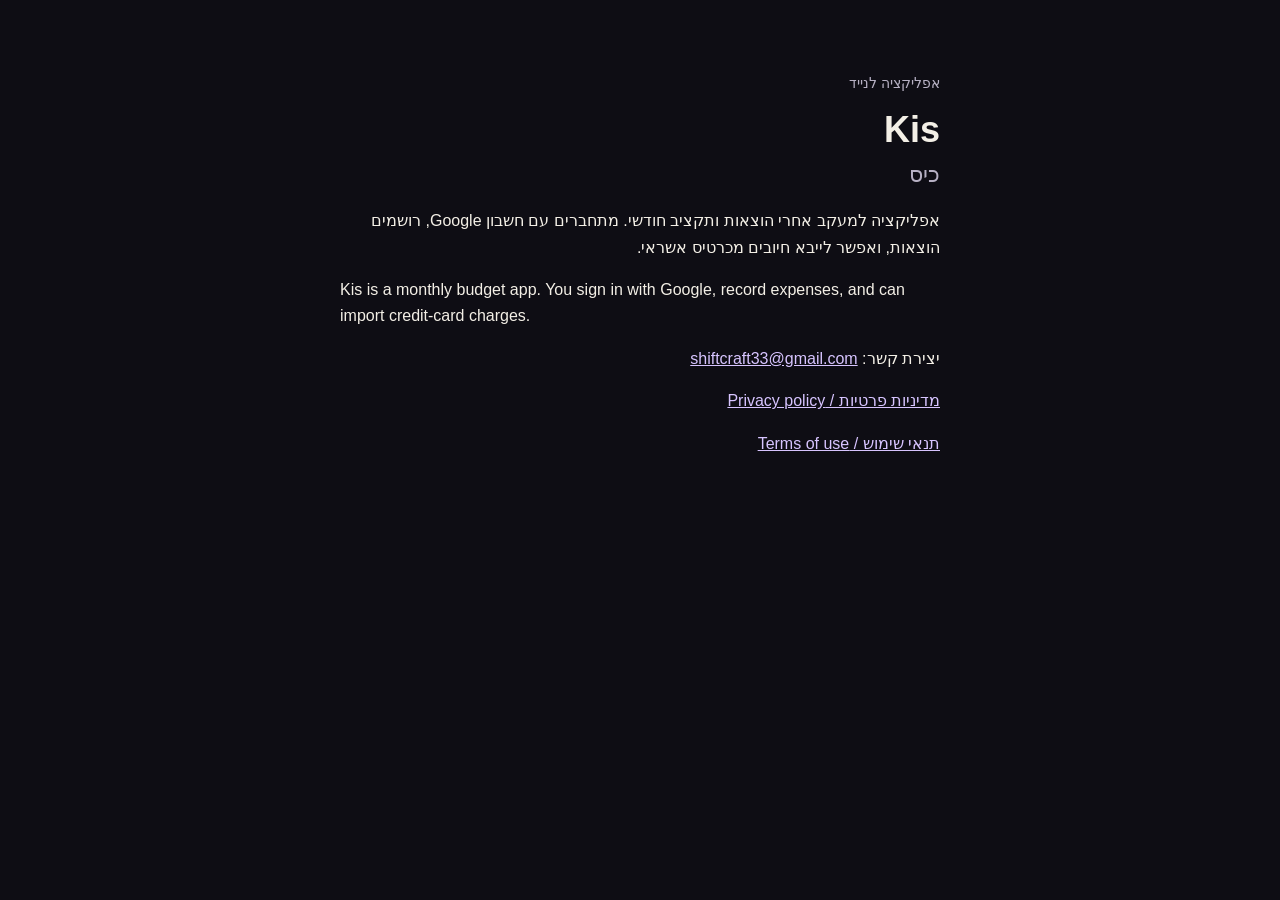
<file: index.html>
<!doctype html>
<html lang="he" dir="rtl">
  <head>
    <meta charset="utf-8" />
    <meta name="viewport" content="width=device-width, initial-scale=1" />
    <title>Kis · כיס</title>
    <meta
      name="description"
      content="Kis (כיס) is a monthly budget app. Sign in with Google, record expenses, and import credit-card charges."
    />
    <link rel="stylesheet" crossorigin href="./assets/site-fTg5tI74.css">
  </head>
  <body>
    <main>
      <p class="kicker">אפליקציה לנייד</p>
      <h1>Kis</h1>
      <p class="hebrew-name">כיס</p>
      <p>
        אפליקציה למעקב אחרי הוצאות ותקציב חודשי. מתחברים עם חשבון Google, רושמים הוצאות, ואפשר לייבא
        חיובים מכרטיס אשראי.
      </p>
      <p lang="en" dir="ltr">
        Kis is a monthly budget app. You sign in with Google, record expenses, and can
        import credit-card charges.
      </p>
      <p>
        יצירת קשר:
        <a href="mailto:shiftcraft33@gmail.com">shiftcraft33@gmail.com</a>
      </p>
      <p><a href="./privacy/">מדיניות פרטיות / Privacy policy</a></p>
      <p><a href="./terms/">תנאי שימוש / Terms of use</a></p>
    </main>
  </body>
</html>
</file>
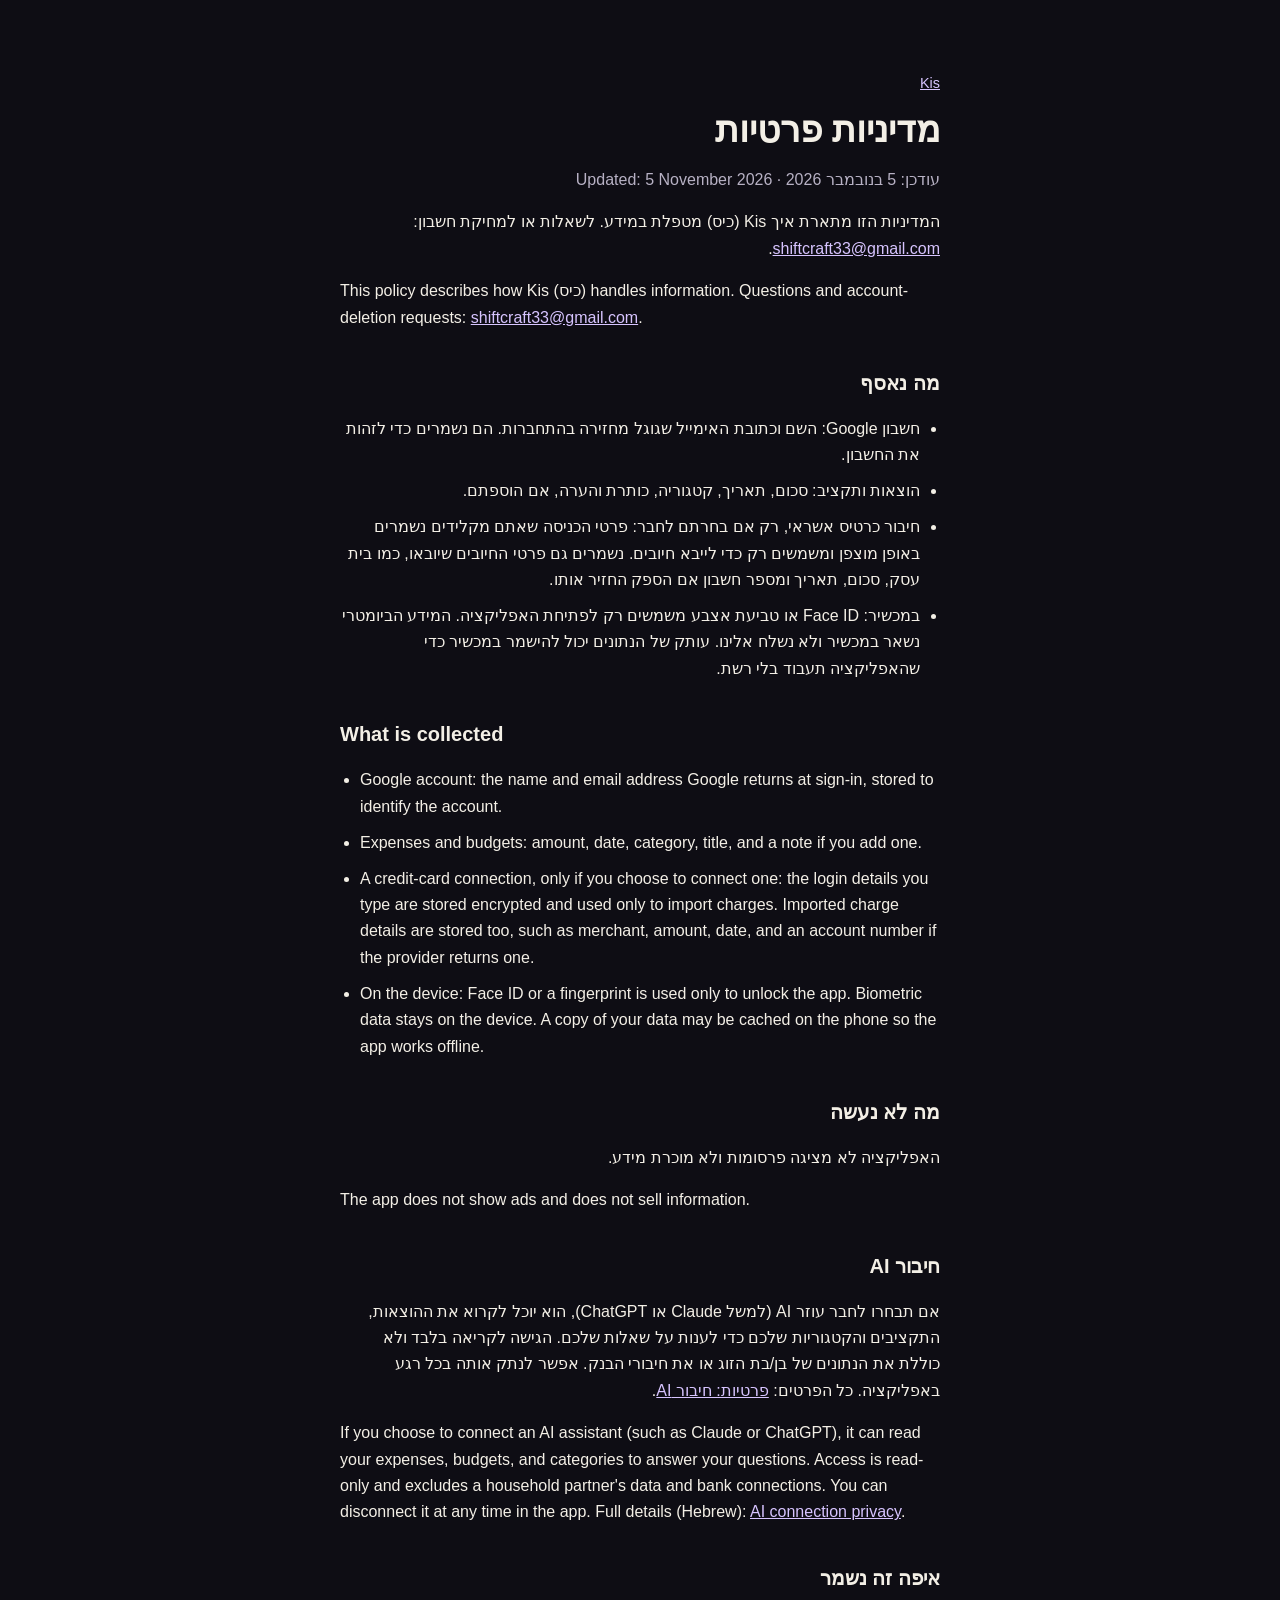
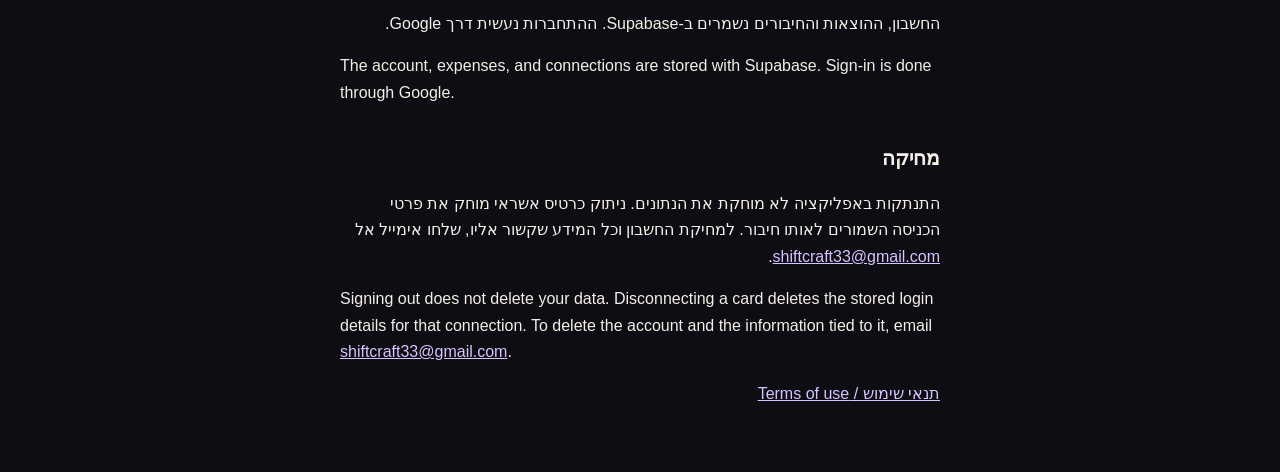
<file: privacy/index.html>
<!doctype html>
<html lang="he" dir="rtl">
  <head>
    <meta charset="utf-8" />
    <meta name="viewport" content="width=device-width, initial-scale=1" />
    <title>מדיניות פרטיות · Kis</title>
    <meta
      name="description"
      content="Privacy policy for Kis (כיס): Google sign-in, expenses, budgets, and optional credit-card import."
    />
    <link rel="stylesheet" crossorigin href="../assets/site-fTg5tI74.css">
  </head>
  <body>
    <main>
      <p class="kicker"><a href="../">Kis</a></p>
      <h1>מדיניות פרטיות</h1>
      <p class="meta">עודכן: 5 בנובמבר 2026 · Updated: 5 November 2026</p>
      <p>
        המדיניות הזו מתארת איך Kis (כיס) מטפלת במידע. לשאלות או למחיקת חשבון:
        <a href="mailto:shiftcraft33@gmail.com">shiftcraft33@gmail.com</a>.
      </p>
      <p lang="en" dir="ltr">
        This policy describes how Kis (כיס) handles information. Questions and
        account-deletion requests:
        <a href="mailto:shiftcraft33@gmail.com">shiftcraft33@gmail.com</a>.
      </p>

      <h2>מה נאסף</h2>
      <ul>
        <li>חשבון Google: השם וכתובת האימייל שגוגל מחזירה בהתחברות. הם נשמרים כדי לזהות את החשבון.</li>
        <li>הוצאות ותקציב: סכום, תאריך, קטגוריה, כותרת והערה, אם הוספתם.</li>
        <li>
          חיבור כרטיס אשראי, רק אם בחרתם לחבר: פרטי הכניסה שאתם מקלידים נשמרים באופן מוצפן ומשמשים רק
          כדי לייבא חיובים. נשמרים גם פרטי החיובים שיובאו, כמו בית עסק, סכום, תאריך ומספר חשבון אם
          הספק החזיר אותו.
        </li>
        <li>
          במכשיר: Face ID או טביעת אצבע משמשים רק לפתיחת האפליקציה. המידע הביומטרי נשאר במכשיר ולא
          נשלח אלינו. עותק של הנתונים יכול להישמר במכשיר כדי שהאפליקציה תעבוד בלי רשת.
        </li>
      </ul>

      <h2 lang="en" dir="ltr">What is collected</h2>
      <ul lang="en" dir="ltr">
        <li>Google account: the name and email address Google returns at sign-in, stored to identify the account.</li>
        <li>Expenses and budgets: amount, date, category, title, and a note if you add one.</li>
        <li>
          A credit-card connection, only if you choose to connect one: the login details you type are
          stored encrypted and used only to import charges. Imported charge details are stored too,
          such as merchant, amount, date, and an account number if the provider returns one.
        </li>
        <li>
          On the device: Face ID or a fingerprint is used only to unlock the app. Biometric data stays
          on the device. A copy of your data may be cached on the phone so the app works offline.
        </li>
      </ul>

      <h2>מה לא נעשה</h2>
      <p>האפליקציה לא מציגה פרסומות ולא מוכרת מידע.</p>
      <p lang="en" dir="ltr">The app does not show ads and does not sell information.</p>

      <h2>חיבור AI</h2>
      <p>
        אם תבחרו לחבר עוזר AI (למשל Claude או ChatGPT), הוא יוכל לקרוא את ההוצאות, התקציבים
        והקטגוריות שלכם כדי לענות על שאלות שלכם. הגישה לקריאה בלבד ולא כוללת את הנתונים של בן/בת הזוג
        או את חיבורי הבנק. אפשר לנתק אותה בכל רגע באפליקציה. כל הפרטים:
        <a href="./ai/">פרטיות: חיבור AI</a>.
      </p>
      <p lang="en" dir="ltr">
        If you choose to connect an AI assistant (such as Claude or ChatGPT), it can read your
        expenses, budgets, and categories to answer your questions. Access is read-only and excludes
        a household partner's data and bank connections. You can disconnect it at any time in the app.
        Full details (Hebrew): <a href="./ai/">AI connection privacy</a>.
      </p>

      <h2>איפה זה נשמר</h2>
      <p>החשבון, ההוצאות והחיבורים נשמרים ב-Supabase. ההתחברות נעשית דרך Google.</p>
      <p lang="en" dir="ltr">
        The account, expenses, and connections are stored with Supabase. Sign-in is done through Google.
      </p>

      <h2>מחיקה</h2>
      <p>
        התנתקות באפליקציה לא מוחקת את הנתונים. ניתוק כרטיס אשראי מוחק את פרטי הכניסה השמורים לאותו
        חיבור. למחיקת החשבון וכל המידע שקשור אליו, שלחו אימייל אל
        <a href="mailto:shiftcraft33@gmail.com">shiftcraft33@gmail.com</a>.
      </p>
      <p lang="en" dir="ltr">
        Signing out does not delete your data. Disconnecting a card deletes the stored login details
        for that connection. To delete the account and the information tied to it, email
        <a href="mailto:shiftcraft33@gmail.com">shiftcraft33@gmail.com</a>.
      </p>

      <p><a href="../terms/">תנאי שימוש / Terms of use</a></p>
    </main>
  </body>
</html>
</file>
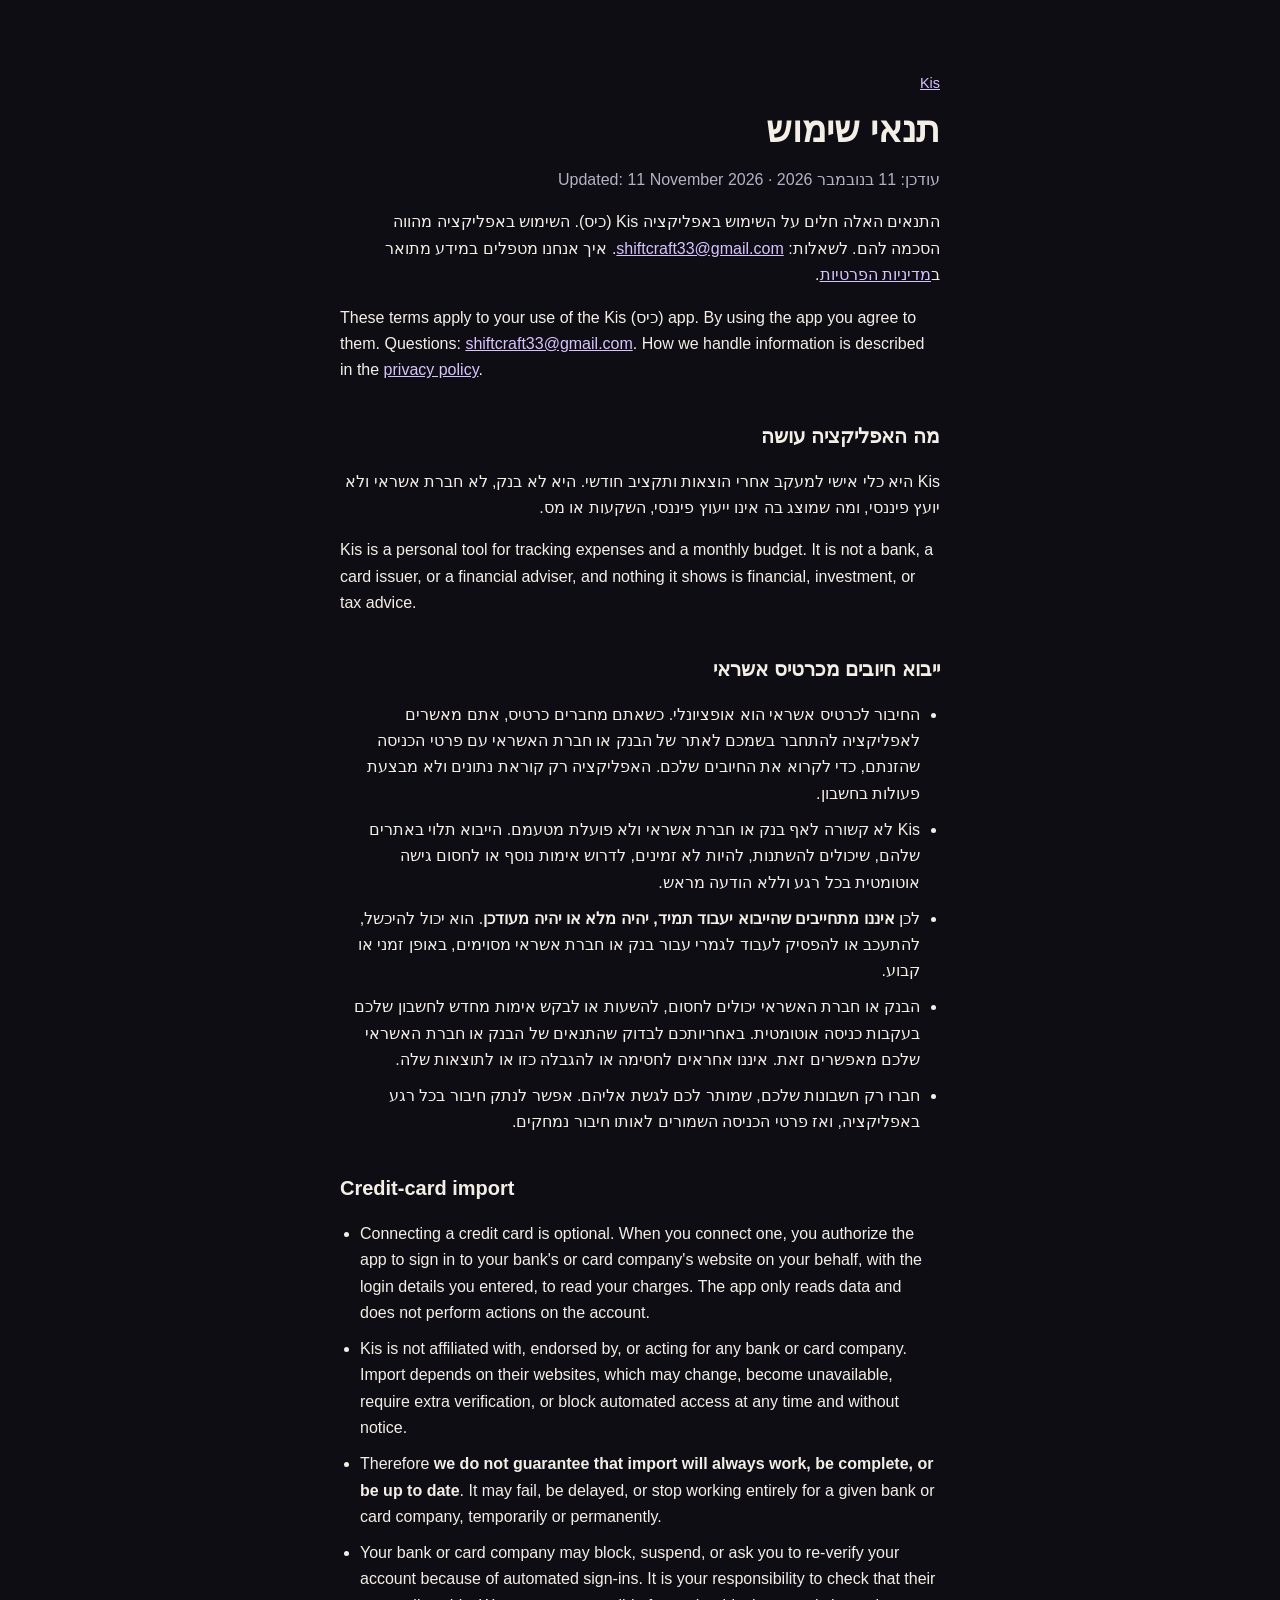
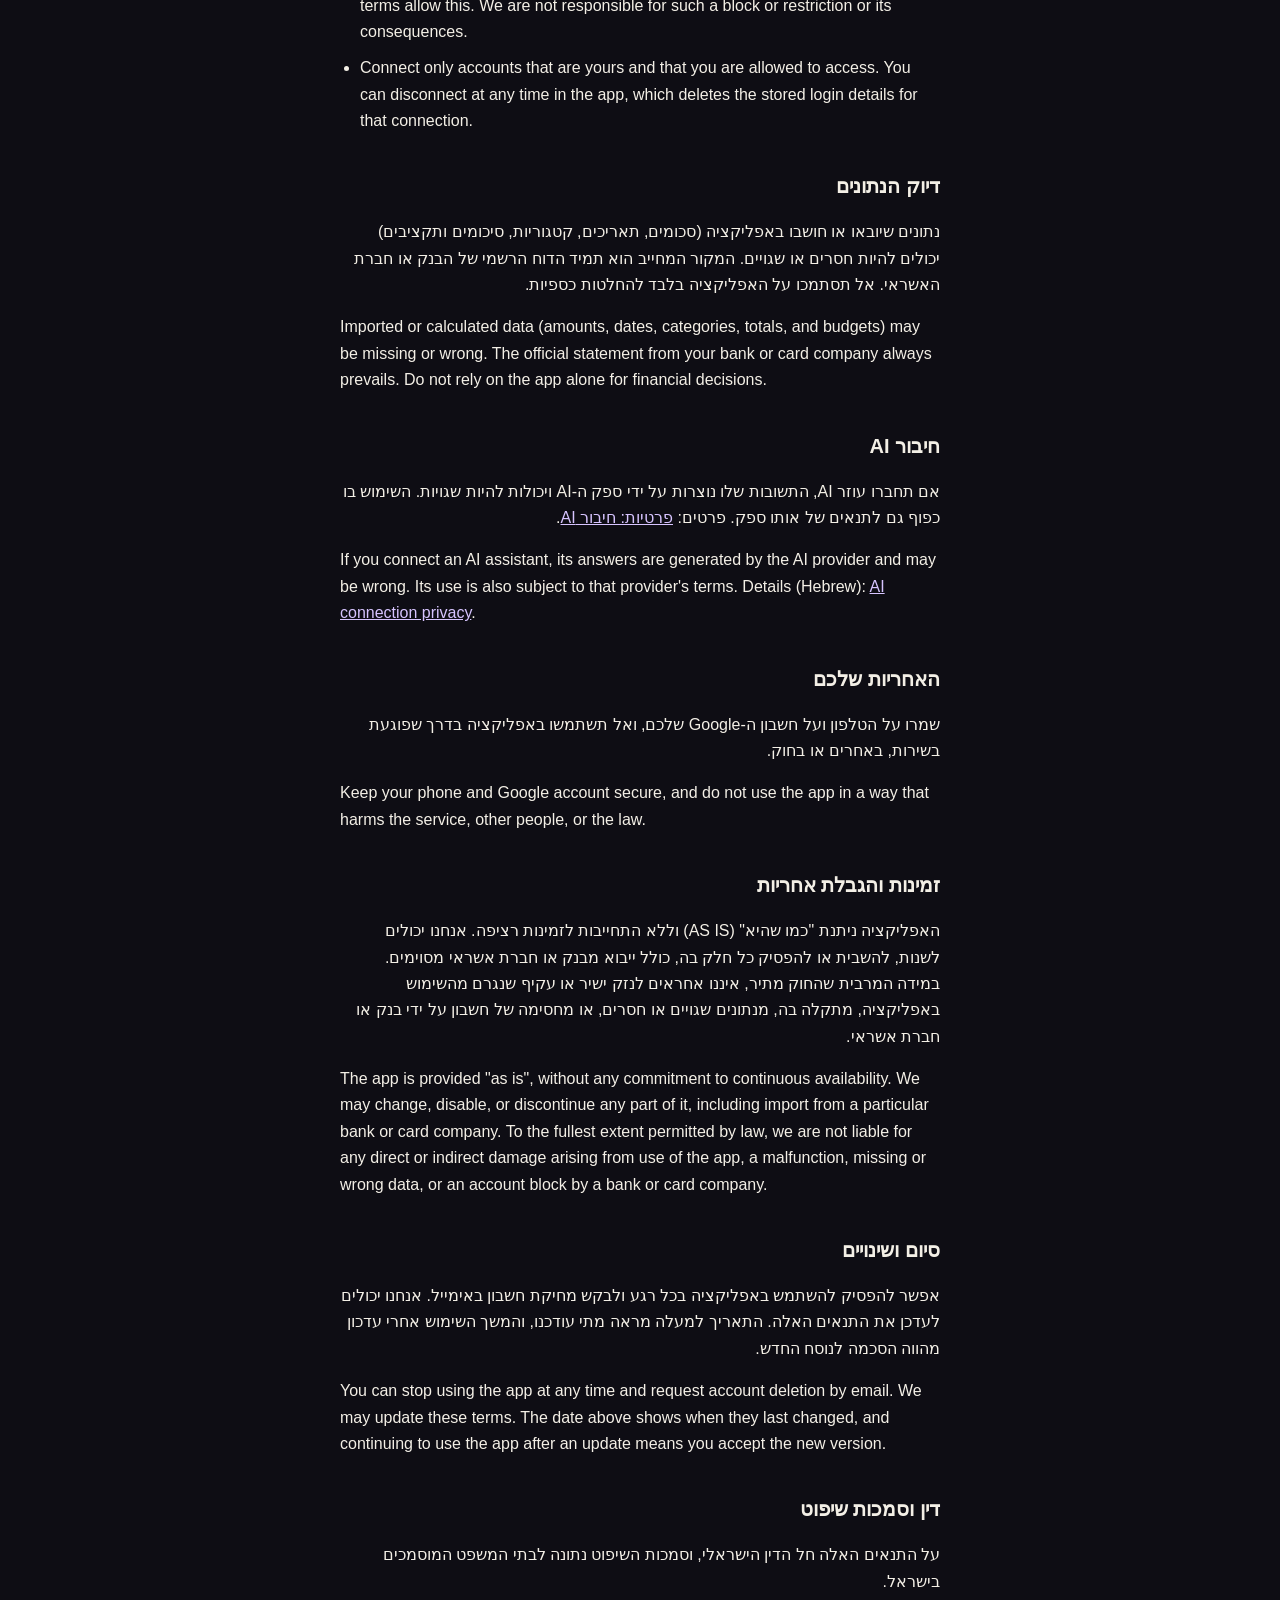
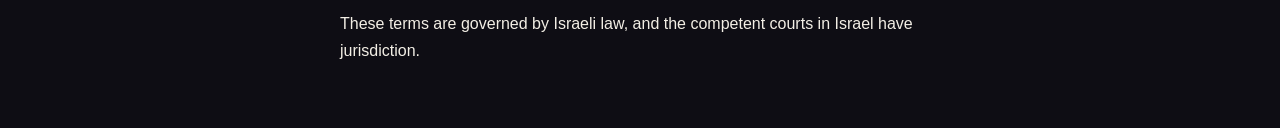
<file: terms/index.html>
<!doctype html>
<html lang="he" dir="rtl">
  <head>
    <meta charset="utf-8" />
    <meta name="viewport" content="width=device-width, initial-scale=1" />
    <title>תנאי שימוש · Kis</title>
    <meta
      name="description"
      content="Terms of use for Kis (כיס): personal budgeting, credit-card import that depends on banks and card companies, and no guarantee of availability."
    />
    <link rel="stylesheet" crossorigin href="../assets/site-fTg5tI74.css">
  </head>
  <body>
    <main>
      <p class="kicker"><a href="../">Kis</a></p>
      <h1>תנאי שימוש</h1>
      <p class="meta">עודכן: 11 בנובמבר 2026 · Updated: 11 November 2026</p>
      <p>
        התנאים האלה חלים על השימוש באפליקציה Kis (כיס). השימוש באפליקציה מהווה הסכמה להם. לשאלות:
        <a href="mailto:shiftcraft33@gmail.com">shiftcraft33@gmail.com</a>. איך אנחנו מטפלים במידע
        מתואר ב<a href="../privacy/">מדיניות הפרטיות</a>.
      </p>
      <p lang="en" dir="ltr">
        These terms apply to your use of the Kis (כיס) app. By using the app you agree to them.
        Questions: <a href="mailto:shiftcraft33@gmail.com">shiftcraft33@gmail.com</a>. How we handle
        information is described in the <a href="../privacy/">privacy policy</a>.
      </p>

      <h2>מה האפליקציה עושה</h2>
      <p>
        Kis היא כלי אישי למעקב אחרי הוצאות ותקציב חודשי. היא לא בנק, לא חברת אשראי ולא יועץ פיננסי,
        ומה שמוצג בה אינו ייעוץ פיננסי, השקעות או מס.
      </p>
      <p lang="en" dir="ltr">
        Kis is a personal tool for tracking expenses and a monthly budget. It is not a bank, a card
        issuer, or a financial adviser, and nothing it shows is financial, investment, or tax advice.
      </p>

      <h2>ייבוא חיובים מכרטיס אשראי</h2>
      <ul>
        <li>
          החיבור לכרטיס אשראי הוא אופציונלי. כשאתם מחברים כרטיס, אתם מאשרים לאפליקציה להתחבר בשמכם לאתר
          של הבנק או חברת האשראי עם פרטי הכניסה שהזנתם, כדי לקרוא את החיובים שלכם. האפליקציה רק קוראת
          נתונים ולא מבצעת פעולות בחשבון.
        </li>
        <li>
          Kis לא קשורה לאף בנק או חברת אשראי ולא פועלת מטעמם. הייבוא תלוי באתרים שלהם, שיכולים להשתנות,
          להיות לא זמינים, לדרוש אימות נוסף או לחסום גישה אוטומטית בכל רגע וללא הודעה מראש.
        </li>
        <li>
          לכן <strong>איננו מתחייבים שהייבוא יעבוד תמיד, יהיה מלא או יהיה מעודכן</strong>. הוא יכול
          להיכשל, להתעכב או להפסיק לעבוד לגמרי עבור בנק או חברת אשראי מסוימים, באופן זמני או קבוע.
        </li>
        <li>
          הבנק או חברת האשראי יכולים לחסום, להשעות או לבקש אימות מחדש לחשבון שלכם בעקבות כניסה אוטומטית.
          באחריותכם לבדוק שהתנאים של הבנק או חברת האשראי שלכם מאפשרים זאת. איננו אחראים לחסימה או להגבלה
          כזו או לתוצאות שלה.
        </li>
        <li>
          חברו רק חשבונות שלכם, שמותר לכם לגשת אליהם. אפשר לנתק חיבור בכל רגע באפליקציה, ואז פרטי הכניסה
          השמורים לאותו חיבור נמחקים.
        </li>
      </ul>

      <h2 lang="en" dir="ltr">Credit-card import</h2>
      <ul lang="en" dir="ltr">
        <li>
          Connecting a credit card is optional. When you connect one, you authorize the app to sign in
          to your bank's or card company's website on your behalf, with the login details you entered,
          to read your charges. The app only reads data and does not perform actions on the account.
        </li>
        <li>
          Kis is not affiliated with, endorsed by, or acting for any bank or card company. Import
          depends on their websites, which may change, become unavailable, require extra verification,
          or block automated access at any time and without notice.
        </li>
        <li>
          Therefore <strong>we do not guarantee that import will always work, be complete, or be up
          to date</strong>. It may fail, be delayed, or stop working entirely for a given bank or card
          company, temporarily or permanently.
        </li>
        <li>
          Your bank or card company may block, suspend, or ask you to re-verify your account because
          of automated sign-ins. It is your responsibility to check that their terms allow this. We are
          not responsible for such a block or restriction or its consequences.
        </li>
        <li>
          Connect only accounts that are yours and that you are allowed to access. You can disconnect
          at any time in the app, which deletes the stored login details for that connection.
        </li>
      </ul>

      <h2>דיוק הנתונים</h2>
      <p>
        נתונים שיובאו או חושבו באפליקציה (סכומים, תאריכים, קטגוריות, סיכומים ותקציבים) יכולים להיות
        חסרים או שגויים. המקור המחייב הוא תמיד הדוח הרשמי של הבנק או חברת האשראי. אל תסתמכו על
        האפליקציה בלבד להחלטות כספיות.
      </p>
      <p lang="en" dir="ltr">
        Imported or calculated data (amounts, dates, categories, totals, and budgets) may be missing or
        wrong. The official statement from your bank or card company always prevails. Do not rely on
        the app alone for financial decisions.
      </p>

      <h2>חיבור AI</h2>
      <p>
        אם תחברו עוזר AI, התשובות שלו נוצרות על ידי ספק ה-AI ויכולות להיות שגויות. השימוש בו כפוף גם
        לתנאים של אותו ספק. פרטים: <a href="../privacy/ai/">פרטיות: חיבור AI</a>.
      </p>
      <p lang="en" dir="ltr">
        If you connect an AI assistant, its answers are generated by the AI provider and may be wrong.
        Its use is also subject to that provider's terms. Details (Hebrew):
        <a href="../privacy/ai/">AI connection privacy</a>.
      </p>

      <h2>האחריות שלכם</h2>
      <p>
        שמרו על הטלפון ועל חשבון ה-Google שלכם, ואל תשתמשו באפליקציה בדרך שפוגעת בשירות, באחרים או
        בחוק.
      </p>
      <p lang="en" dir="ltr">
        Keep your phone and Google account secure, and do not use the app in a way that harms the
        service, other people, or the law.
      </p>

      <h2>זמינות והגבלת אחריות</h2>
      <p>
        האפליקציה ניתנת "כמו שהיא" (AS IS) וללא התחייבות לזמינות רציפה. אנחנו יכולים לשנות, להשבית או
        להפסיק כל חלק בה, כולל ייבוא מבנק או חברת אשראי מסוימים. במידה המרבית שהחוק מתיר, איננו אחראים
        לנזק ישיר או עקיף שנגרם מהשימוש באפליקציה, מתקלה בה, מנתונים שגויים או חסרים, או מחסימה של
        חשבון על ידי בנק או חברת אשראי.
      </p>
      <p lang="en" dir="ltr">
        The app is provided "as is", without any commitment to continuous availability. We may change,
        disable, or discontinue any part of it, including import from a particular bank or card
        company. To the fullest extent permitted by law, we are not liable for any direct or indirect
        damage arising from use of the app, a malfunction, missing or wrong data, or an account block
        by a bank or card company.
      </p>

      <h2>סיום ושינויים</h2>
      <p>
        אפשר להפסיק להשתמש באפליקציה בכל רגע ולבקש מחיקת חשבון באימייל. אנחנו יכולים לעדכן את התנאים
        האלה. התאריך למעלה מראה מתי עודכנו, והמשך השימוש אחרי עדכון מהווה הסכמה לנוסח החדש.
      </p>
      <p lang="en" dir="ltr">
        You can stop using the app at any time and request account deletion by email. We may update
        these terms. The date above shows when they last changed, and continuing to use the app after
        an update means you accept the new version.
      </p>

      <h2>דין וסמכות שיפוט</h2>
      <p>על התנאים האלה חל הדין הישראלי, וסמכות השיפוט נתונה לבתי המשפט המוסמכים בישראל.</p>
      <p lang="en" dir="ltr">
        These terms are governed by Israeli law, and the competent courts in Israel have jurisdiction.
      </p>
    </main>
  </body>
</html>
</file>
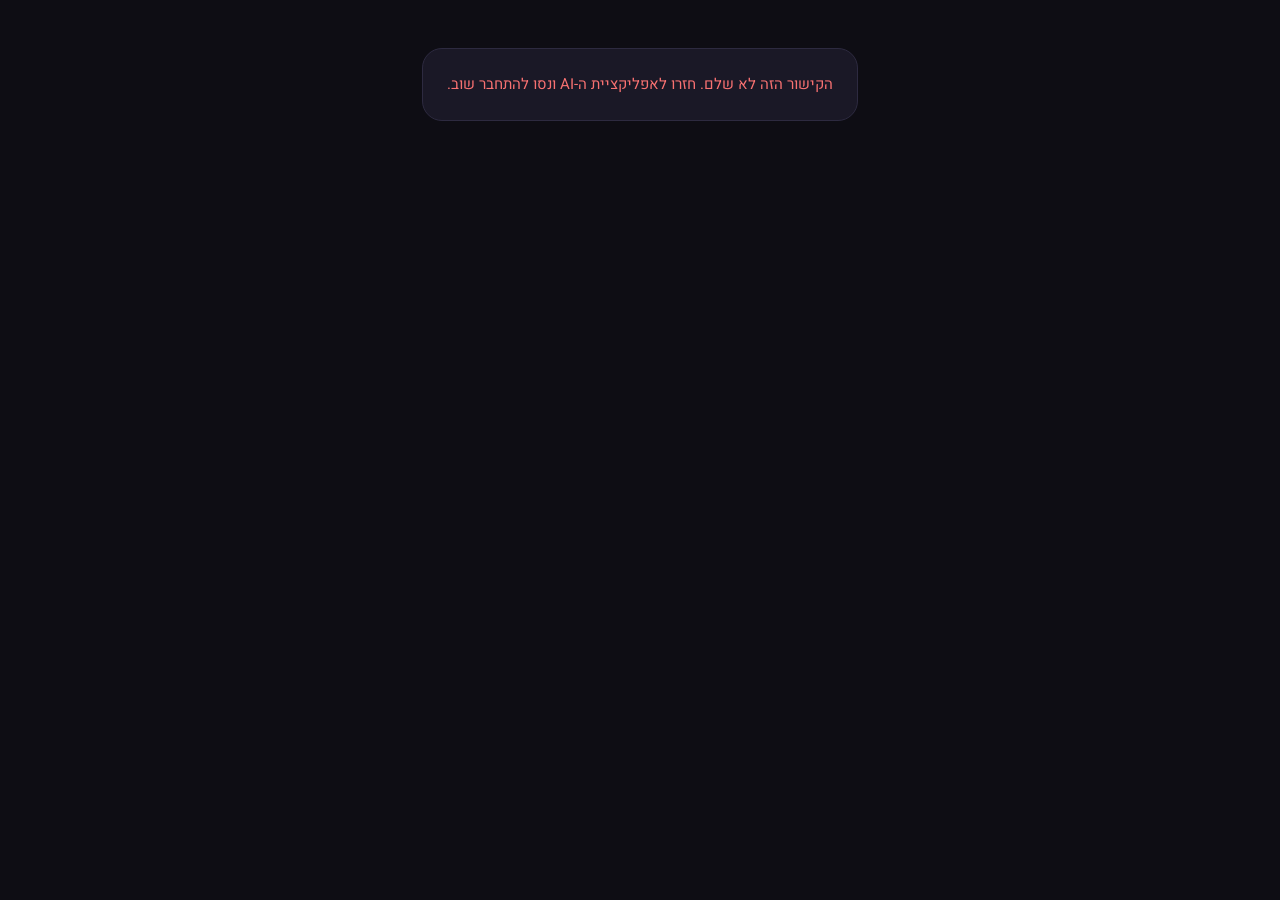
<file: oauth/consent/index.html>
<!doctype html>
<html lang="he" dir="rtl">
  <head>
    <meta charset="UTF-8" />
    <meta name="viewport" content="width=device-width, initial-scale=1.0" />
    <meta name="robots" content="noindex" />
    <title>חיבור AI · Kis</title>
    <link rel="preconnect" href="https://fonts.googleapis.com" />
    <link rel="preconnect" href="https://fonts.gstatic.com" crossorigin />
    <link href="https://fonts.googleapis.com/css2?family=Heebo:wght@400;500;700;800&display=swap" rel="stylesheet" />
    <script type="module" crossorigin src="../../assets/consent-DwwfgjqR.js"></script>
    <link rel="stylesheet" crossorigin href="../../assets/consent-CXUTeKly.css">
  </head>
  <body>
    <div id="root"></div>
  </body>
</html>
</file>
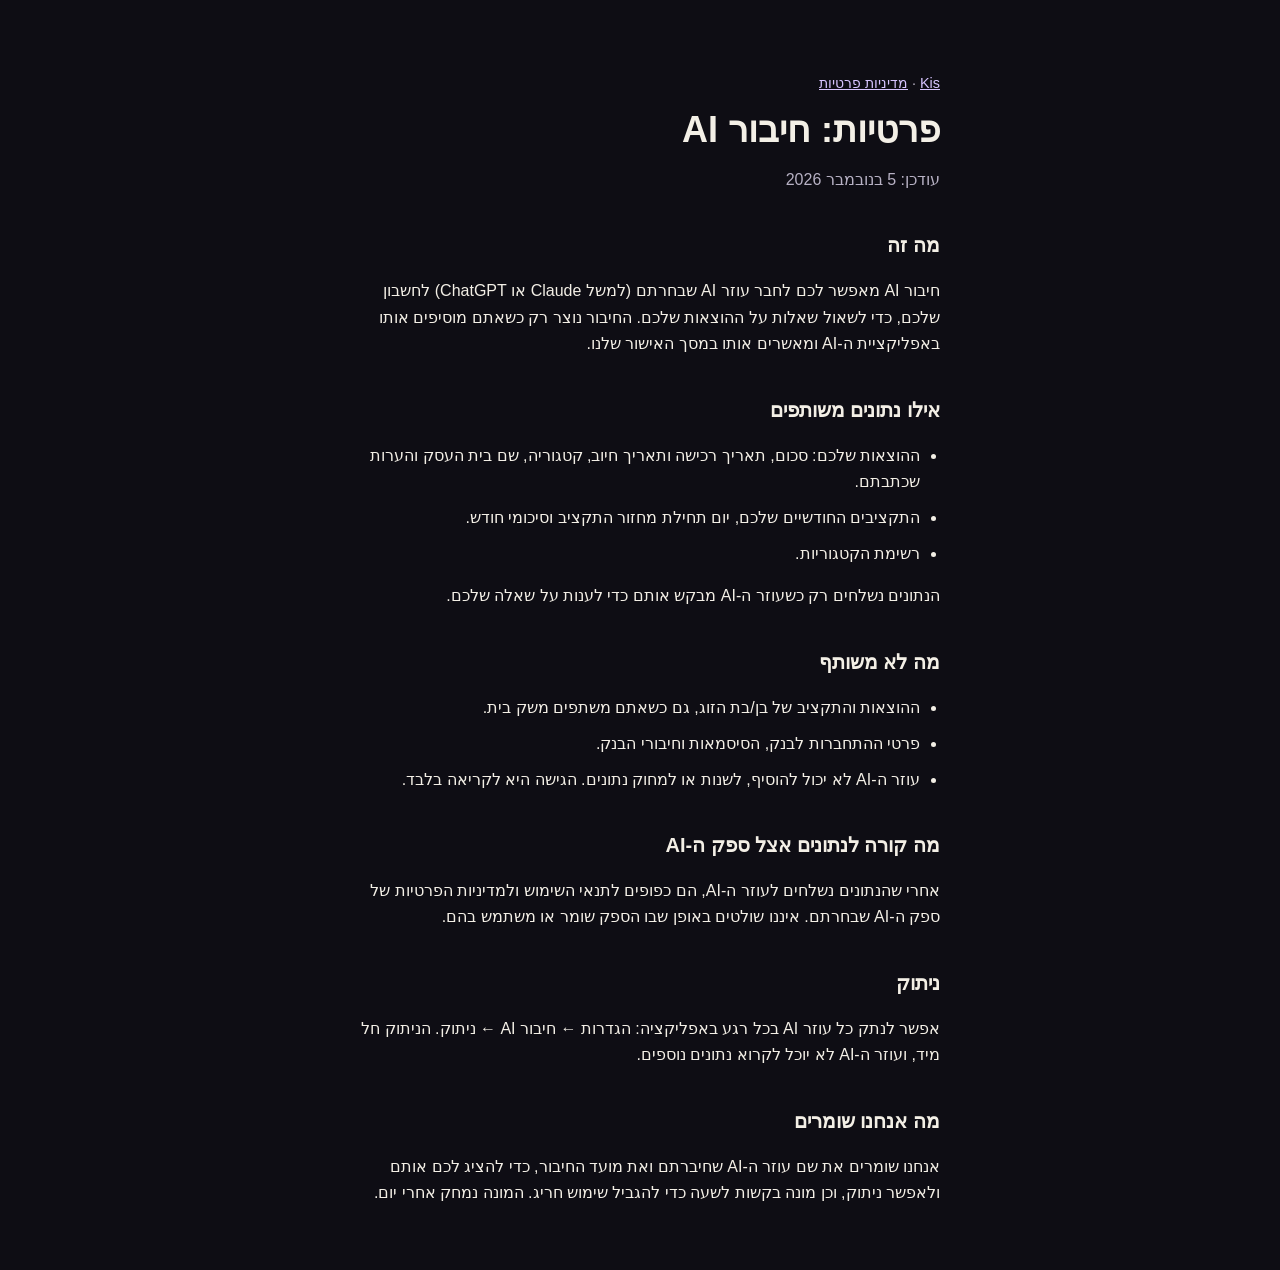
<file: privacy/ai/index.html>
<!doctype html>
<html lang="he" dir="rtl">
  <head>
    <meta charset="utf-8" />
    <meta name="viewport" content="width=device-width, initial-scale=1" />
    <title>פרטיות: חיבור AI · Kis</title>
    <meta
      name="description"
      content="What Kis shares with an AI assistant you connect, what it never shares, and how to disconnect."
    />
    <link rel="stylesheet" crossorigin href="../../assets/site-fTg5tI74.css">
  </head>
  <body>
    <main>
      <p class="kicker"><a href="../../">Kis</a> · <a href="../">מדיניות פרטיות</a></p>
      <h1>פרטיות: חיבור AI</h1>
      <p class="meta">עודכן: 5 בנובמבר 2026</p>

      <h2>מה זה</h2>
      <p>
        חיבור AI מאפשר לכם לחבר עוזר AI שבחרתם (למשל Claude או ChatGPT) לחשבון שלכם, כדי לשאול שאלות על
        ההוצאות שלכם. החיבור נוצר רק כשאתם מוסיפים אותו באפליקציית ה-AI ומאשרים אותו במסך האישור שלנו.
      </p>

      <h2>אילו נתונים משותפים</h2>
      <ul>
        <li>ההוצאות שלכם: סכום, תאריך רכישה ותאריך חיוב, קטגוריה, שם בית העסק והערות שכתבתם.</li>
        <li>התקציבים החודשיים שלכם, יום תחילת מחזור התקציב וסיכומי חודש.</li>
        <li>רשימת הקטגוריות.</li>
      </ul>
      <p>הנתונים נשלחים רק כשעוזר ה-AI מבקש אותם כדי לענות על שאלה שלכם.</p>

      <h2>מה לא משותף</h2>
      <ul>
        <li>ההוצאות והתקציב של בן/בת הזוג, גם כשאתם משתפים משק בית.</li>
        <li>פרטי ההתחברות לבנק, הסיסמאות וחיבורי הבנק.</li>
        <li>עוזר ה-AI לא יכול להוסיף, לשנות או למחוק נתונים. הגישה היא לקריאה בלבד.</li>
      </ul>

      <h2>מה קורה לנתונים אצל ספק ה-AI</h2>
      <p>
        אחרי שהנתונים נשלחים לעוזר ה-AI, הם כפופים לתנאי השימוש ולמדיניות הפרטיות של ספק ה-AI שבחרתם. איננו
        שולטים באופן שבו הספק שומר או משתמש בהם.
      </p>

      <h2>ניתוק</h2>
      <p>
        אפשר לנתק כל עוזר AI בכל רגע באפליקציה: הגדרות ← חיבור AI ← ניתוק. הניתוק חל מיד, ועוזר ה-AI לא
        יוכל לקרוא נתונים נוספים.
      </p>

      <h2>מה אנחנו שומרים</h2>
      <p>
        אנחנו שומרים את שם עוזר ה-AI שחיברתם ואת מועד החיבור, כדי להציג לכם אותם ולאפשר ניתוק, וכן מונה בקשות
        לשעה כדי להגביל שימוש חריג. המונה נמחק אחרי יום.
      </p>
    </main>
  </body>
</html>
</file>
<file: assets/site-fTg5tI74.css>
:root{--lightningcss-light: ;--lightningcss-dark:initial;color-scheme:dark;--bg:#0e0d14;--ink:#f3efe6;--muted:#b7b1c4;--line:#2a2736;--link:#d7c4ff}*{box-sizing:border-box}body{background:var(--bg);color:var(--ink);margin:0;font-family:Segoe UI,Arial Hebrew,Arial,sans-serif;line-height:1.65}main{max-width:40rem;margin:0 auto;padding:3.5rem 1.25rem 4rem}h1,h2,p,ul{margin:0}h1{font-size:2.25rem;font-weight:700;line-height:1.2}h2{margin-top:2.25rem;font-size:1.25rem}.kicker,.hebrew-name,.meta{color:var(--muted)}.kicker{margin-bottom:.75rem;font-size:.9rem}.hebrew-name{margin-top:.35rem;font-size:1.35rem}p,ul{margin-top:1rem}ul{padding-inline-start:1.25rem}li+li{margin-top:.6rem}a{color:var(--link)}p[lang=en],ul[lang=en],h2[lang=en]{text-align:left}
</file>
<file: assets/consent-CXUTeKly.css>
:root{--background:#0e0d14;--surface:#1a1826;--surface-border:#2d2a40;--text:#fff;--text-secondary:#b4b2c2;--text-muted:#7d7a90;--accent:#8b5cf6;--accent-soft:#c4b5fd;--accent-border:#3b3556;--danger:#f87171;--success:#6ee7b7;--lightningcss-light: ;--lightningcss-dark:initial;color-scheme:dark}*{box-sizing:border-box}body{background:var(--background);min-height:100vh;color:var(--text);justify-content:center;align-items:flex-start;margin:0;padding:48px 16px;font-family:Heebo,system-ui,sans-serif;font-size:15px;line-height:1.55;display:flex}.card{background:var(--surface);border:1px solid var(--surface-border);border-radius:20px;flex-direction:column;gap:12px;width:100%;max-width:440px;padding:24px;display:flex}.prose{max-width:640px}h1{margin:0;font-size:20px;font-weight:800}h2{margin:8px 0 4px;font-size:15px;font-weight:700}p{margin:0}.eyebrow{color:var(--accent-soft);font-size:13px;font-weight:500}.muted{color:var(--text-secondary)}.small{font-size:13px}.error{color:var(--danger)}a{color:var(--accent-soft)}.list{flex-direction:column;gap:6px;margin:0;padding:0;list-style:none;display:flex}.list li{color:var(--text-secondary);padding-inline-start:24px;position:relative}.list li:before{font-weight:700;position:absolute;inset-inline-start:0}.list.ok li:before{content:"✓";color:var(--success)}.list.no li:before{content:"✕";color:var(--danger)}.prose ul{color:var(--text-secondary);margin:0;padding-inline-start:20px}.actions{gap:8px;margin-top:8px;display:flex}button{font:inherit;cursor:pointer;border:1px solid #0000;border-radius:999px;padding:12px 20px;font-weight:700}button:disabled{opacity:.5;cursor:default}.primary{background:var(--accent);color:var(--text);flex:1}.secondary{color:var(--text);border-color:var(--accent-border);background:0 0;flex:1}.link{color:var(--text-muted);background:0 0;padding:4px;font-size:13px;font-weight:500}.dev{border-top:1px dashed var(--surface-border);flex-direction:column;gap:8px;padding-top:12px;display:flex}input{font:inherit;border:1px solid var(--surface-border);background:var(--background);color:var(--text);border-radius:8px;padding:10px 12px}
</file>
